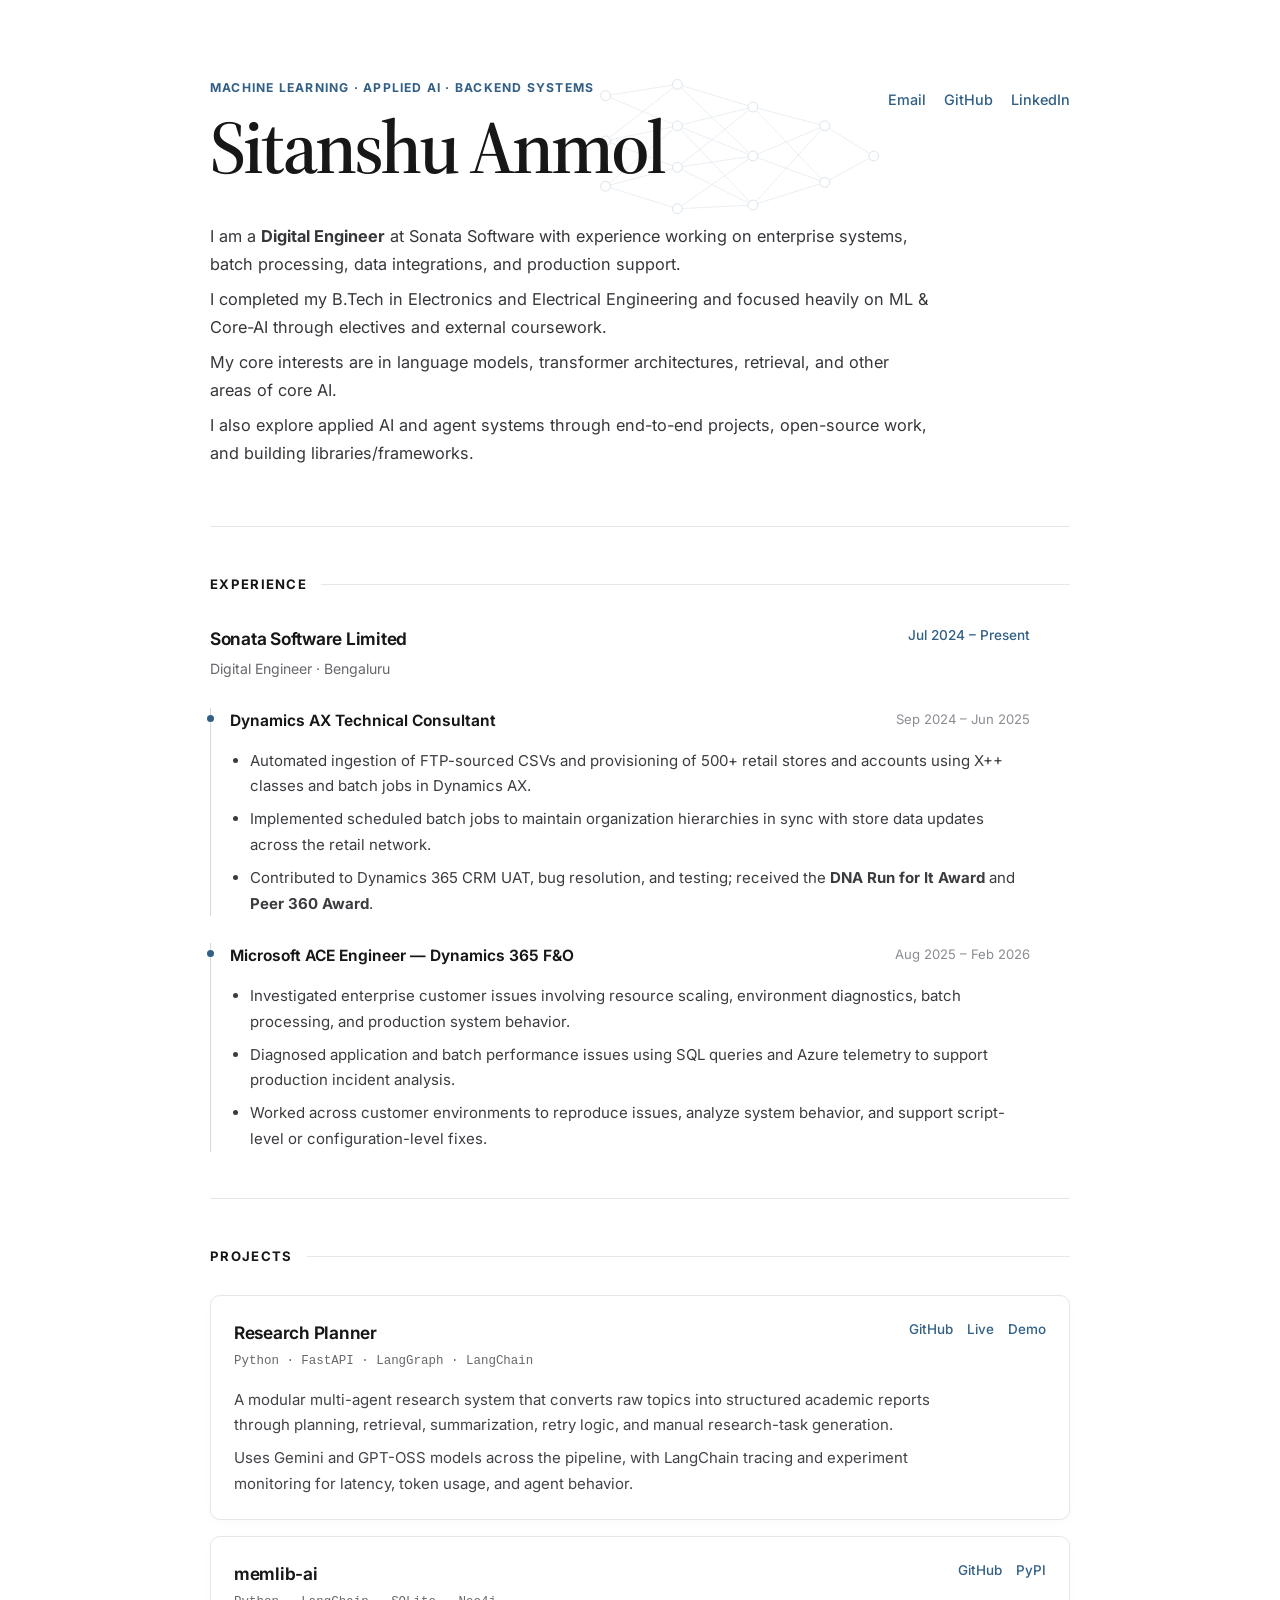
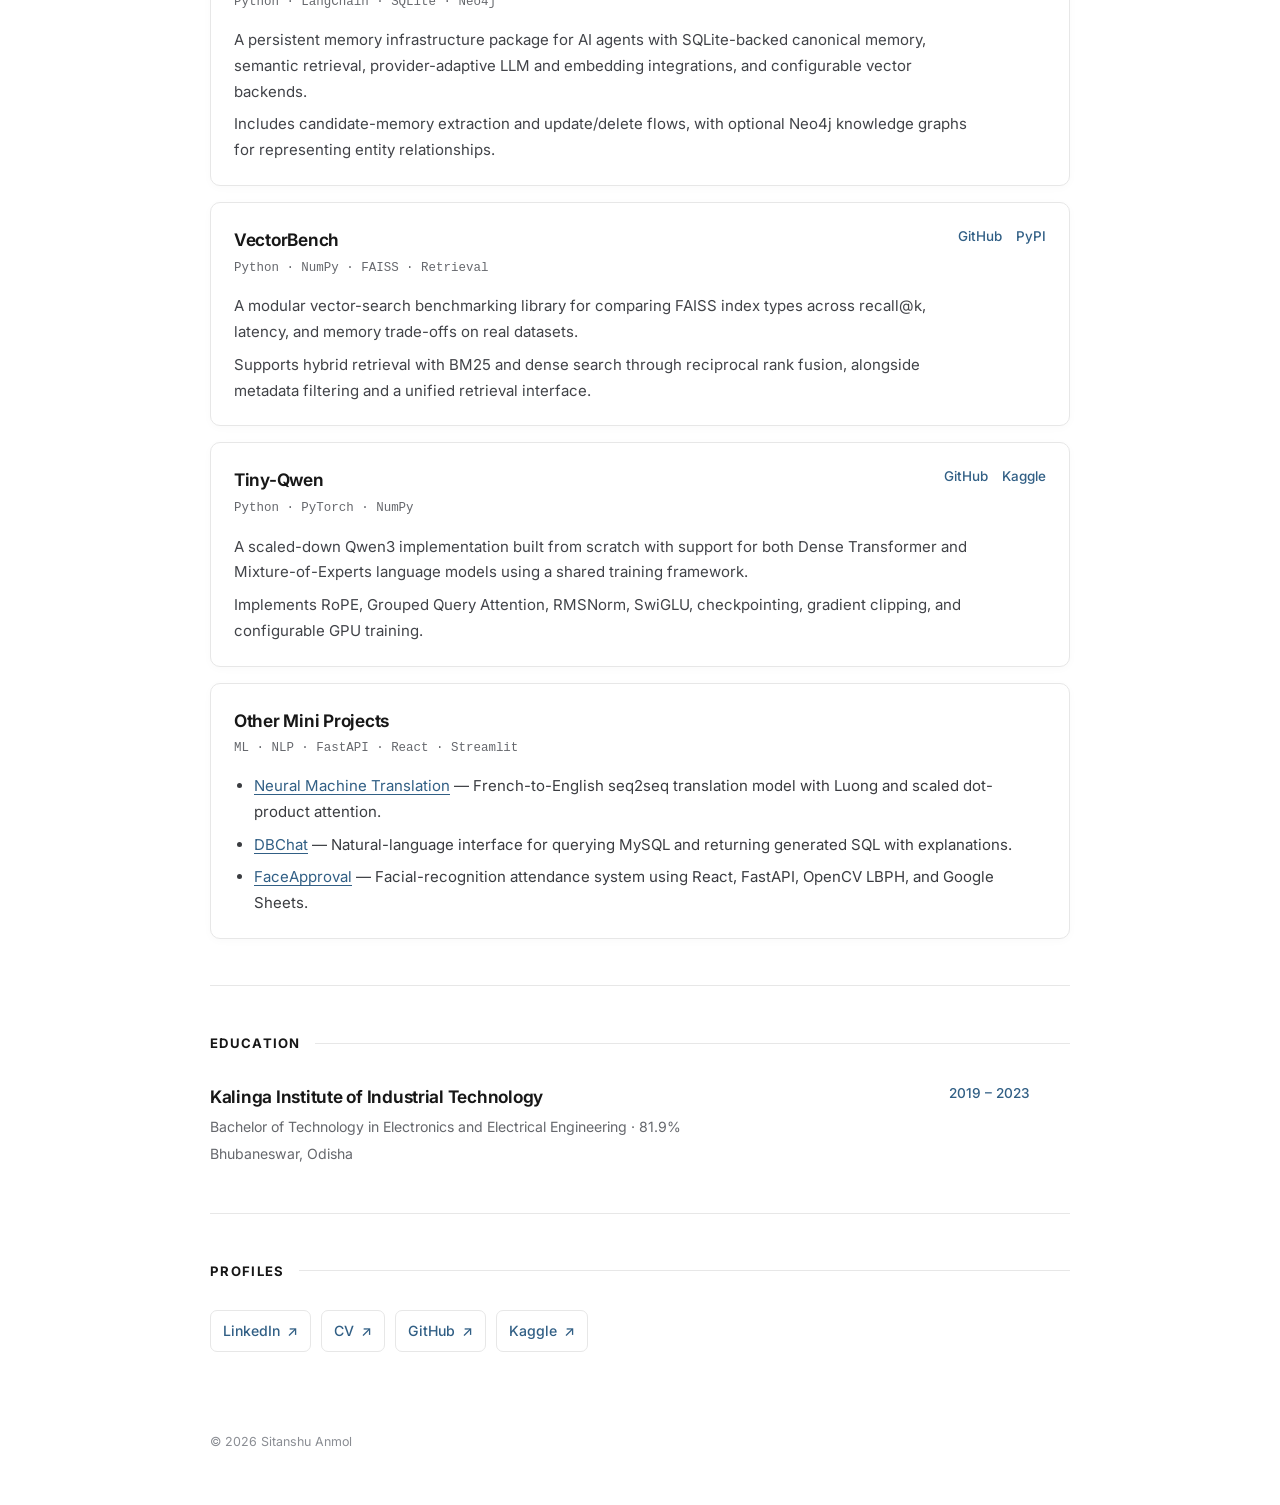
<file: index.html>
<!DOCTYPE html>
<html lang="en">
<head>
  <meta charset="UTF-8" />
  <meta name="viewport" content="width=device-width, initial-scale=1.0" />
  <meta name="description" content="Sitanshu Anmol — Python, Applied AI, Machine Learning, and agent systems." />
  <title>Sitanshu Anmol</title>
  <link rel="preconnect" href="https://fonts.googleapis.com" />
  <link rel="preconnect" href="https://fonts.gstatic.com" crossorigin />
  <link href="https://fonts.googleapis.com/css2?family=Inter:wght@400;500;600;700&family=Source+Serif+4:opsz,wght@8..60,500;8..60,600&display=swap" rel="stylesheet" />
  <link rel="stylesheet" href="styles.css" />
</head>
<body>
  <main class="page-shell">
    <section class="intro section">

  <div class="intro-top">
    <div class="name-wrap">

      <div class="name-content">
        <p class="eyebrow">Machine Learning · Applied AI · Backend Systems</p>
        <h1>Sitanshu Anmol</h1>
      </div>

      <img
        class="nn-background"
        src="assets/nn-bg.svg"
        alt=""
        aria-hidden="true"
      >

    </div>

    <div class="intro-links">
      <a href="mailto:sitanshu.anmol@gmail.com">Email</a>
      <a href="https://github.com/SitanshuA091" target="_blank" rel="noreferrer">GitHub</a>
      <a href="https://www.linkedin.com/in/sitanshu-anmol-02b911223/" target="_blank" rel="noreferrer">LinkedIn</a>
    </div>
  </div>

  <div class="intro-copy">
    <p>
      I am a <strong>Digital Engineer</strong> at Sonata Software with experience working on enterprise systems,
      batch processing, data integrations, and production support.
    </p>

    <p>
      I completed my B.Tech in Electronics and Electrical Engineering and focused heavily on ML &
      Core-AI through electives and external coursework.
    </p>

    <p>
      My core interests are in language models, transformer architectures, retrieval, and other
      areas of core AI.
    </p>

    <p>
      I also explore applied AI and agent systems through end-to-end projects, open-source work,
      and building libraries/frameworks.
    </p>
  </div>

</section>

    <section class="section">
      <div class="section-heading"><h2>Experience</h2></div>
      <article class="experience-block">
        <div class="item-header">
          <div>
            <h3>Sonata Software Limited</h3>
            <p class="item-subtitle">Digital Engineer · Bengaluru</p>
          </div>
          <span class="date">Jul 2024 – Present</span>
        </div>

        <div class="role-block">
          <div class="role-title">
            <h4>Dynamics AX Technical Consultant</h4>
            <span>Sep 2024 – Jun 2025</span>
          </div>
          <ul>
            <li>Automated ingestion of FTP-sourced CSVs and provisioning of 500+ retail stores and accounts using X++ classes and batch jobs in Dynamics AX.</li>
            <li>Implemented scheduled batch jobs to maintain organization hierarchies in sync with store data updates across the retail network.</li>
            <li>Contributed to Dynamics 365 CRM UAT, bug resolution, and testing; received the <strong>DNA Run for It Award</strong> and <strong>Peer 360 Award</strong>.</li>
          </ul>
        </div>

        <div class="role-block">
          <div class="role-title">
            <h4>Microsoft ACE Engineer — Dynamics 365 F&amp;O</h4>
            <span>Aug 2025 – Feb 2026</span>
          </div>
          <ul>
            <li>Investigated enterprise customer issues involving resource scaling, environment diagnostics, batch processing, and production system behavior.</li>
            <li>Diagnosed application and batch performance issues using SQL queries and Azure telemetry to support production incident analysis.</li>
            <li>Worked across customer environments to reproduce issues, analyze system behavior, and support script-level or configuration-level fixes.</li>
          </ul>
        </div>
      </article>
    </section>

    <section class="section">
      <div class="section-heading"><h2>Projects</h2></div>
      <div class="project-list">
        <article class="project-card">
          <div class="project-header">
            <div>
              <h3>Research Planner</h3>
              <p class="project-stack">Python · FastAPI · LangGraph · LangChain</p>
            </div>
            <div class="project-links">
              <a href="https://github.com/SitanshuA091/Multi-Agent-Research-Planner/" target="_blank" rel="noreferrer">GitHub</a>
              <a href="https://research-planner.streamlit.app/" target="_blank" rel="noreferrer">Live</a>
              <a href="https://youtu.be/tRo23fk7k6s?si=4EfXHEmJefi-IIgl" target="_blank" rel="noreferrer">Demo</a>
            </div>
          </div>
          <p>A modular multi-agent research system that converts raw topics into structured academic reports through planning, retrieval, summarization, retry logic, and manual research-task generation.</p>
          <p>Uses Gemini and GPT-OSS models across the pipeline, with LangChain tracing and experiment monitoring for latency, token usage, and agent behavior.</p>
        </article>

        <article class="project-card">
          <div class="project-header">
            <div>
              <h3>memlib-ai</h3>
              <p class="project-stack">Python · LangChain · SQLite · Neo4j</p>
            </div>
            <div class="project-links">
              <a href="https://github.com/SitanshuA091/memlib-ai" target="_blank" rel="noreferrer">GitHub</a>
              <a href="https://pypi.org/project/memlib-ai/" target="_blank" rel="noreferrer">PyPI</a>
            </div>
          </div>
          <p>A persistent memory infrastructure package for AI agents with SQLite-backed canonical memory, semantic retrieval, provider-adaptive LLM and embedding integrations, and configurable vector backends.</p>
          <p>Includes candidate-memory extraction and update/delete flows, with optional Neo4j knowledge graphs for representing entity relationships.</p>
        </article>

        <article class="project-card">
          <div class="project-header">
            <div>
              <h3>VectorBench</h3>
              <p class="project-stack">Python · NumPy · FAISS · Retrieval</p>
            </div>
            <div class="project-links">
              <a href="https://github.com/SitanshuA091/VectorBench" target="_blank" rel="noreferrer">GitHub</a>
              <a href="https://pypi.org/project/vectorbench-faiss/" target="_blank" rel="noreferrer">PyPI</a>
            </div>
          </div>
          <p>A modular vector-search benchmarking library for comparing FAISS index types across recall@k, latency, and memory trade-offs on real datasets.</p>
          <p>Supports hybrid retrieval with BM25 and dense search through reciprocal rank fusion, alongside metadata filtering and a unified retrieval interface.</p>
        </article>

        <article class="project-card">
          <div class="project-header">
            <div>
              <h3>Tiny-Qwen</h3>
              <p class="project-stack">Python · PyTorch · NumPy</p>
            </div>
            <div class="project-links">
              <a href="https://github.com/SitanshuA091/tiny-qwen" target="_blank" rel="noreferrer">GitHub</a>
              <a href="https://www.kaggle.com/code/sitanshuanmol/qwen3-training-gpu" target="_blank" rel="noreferrer">Kaggle</a>
            </div>
          </div>
          <p>A scaled-down Qwen3 implementation built from scratch with support for both Dense Transformer and Mixture-of-Experts language models using a shared training framework.</p>
          <p>Implements RoPE, Grouped Query Attention, RMSNorm, SwiGLU, checkpointing, gradient clipping, and configurable GPU training.</p>
        </article>
        <article class="project-card">
          <div class="project-header">
            <div>
              <h3>Other Mini Projects</h3>
              <p class="project-stack">ML · NLP · FastAPI · React · Streamlit</p>
            </div>
          </div>
          <ul>
            <li>
              <a href="https://github.com/SitanshuA091/Neural-Machine-Translation"
              target="_blank"
              rel="noreferrer">
              <u>Neural Machine Translation</u>
            </a>
            — French-to-English seq2seq translation model with Luong and scaled dot-product attention.
          </li>
          <li>
            <a href="https://youtu.be/ygWLUla1gFg"
            target="_blank"
            rel="noreferrer">
            <u>DBChat</u>
          </a>
          — Natural-language interface for querying MySQL and returning generated SQL with explanations.
        </li>
        <li>
          <a href="https://youtu.be/XpRQ9Crsz6Q"
          target="_blank"
          rel="noreferrer">
          <u>FaceApproval</u>
        </a>
        — Facial-recognition attendance system using React, FastAPI, OpenCV LBPH, and Google Sheets.
      </li>
    </ul>
  </article>
</div>
</section>
    

    <section class="section">
      <div class="section-heading"><h2>Education</h2></div>
      <article class="education-block">
        <div class="item-header">
          <div>
            <h3>Kalinga Institute of Industrial Technology</h3>
            <p class="item-subtitle">Bachelor of Technology in Electronics and Electrical Engineering · 81.9%</p>
          </div>
          <span class="date">2019 – 2023</span>
        </div>
        <p class="location">Bhubaneswar, Odisha</p>
      </article>
    </section>

    <section class="section profiles-section">
      <div class="section-heading"><h2>Profiles</h2></div>
      <div class="profile-links">
        <a href="https://www.linkedin.com/in/sitanshu-anmol-02b911223/" target="_blank" rel="noreferrer">LinkedIn <span>↗</span></a>
        <a href="https://drive.google.com/file/d/1L2PIb0DGjgMot99dM4YLzr0C5eUhH33U/view?usp=drive_link" target = "_blank" rel="noreferrer">CV <span>↗</span></a>
        <a href="https://github.com/SitanshuA091" target="_blank" rel="noreferrer">GitHub <span>↗</span></a>
        <a href="https://www.kaggle.com/sitanshuanmol" target="_blank" rel="noreferrer">Kaggle <span>↗</span></a>
      </div>
    </section>

    <footer><p>© 2026 Sitanshu Anmol</p></footer>
  </main>
</body>
</html>
</file>
<file: styles.css>
:root {
  --background: #ffffff;
  --text: #171717;
  --muted: #66686d;
  --light-muted: #8a8d93;
  --border: #e7e7e7;
  --soft-background: #fafafa;
  --accent: #315f85;
  --max-width: 860px;
}

* {
  box-sizing: border-box;
}

html {
  scroll-behavior: smooth;
}

body {
  margin: 0;
  background: var(--background);
  color: var(--text);
  font-family: "Inter", -apple-system, BlinkMacSystemFont, "Segoe UI", sans-serif;
  font-size: 15px;
  line-height: 1.72;
  -webkit-font-smoothing: antialiased;
}

a {
  color: var(--accent);
  text-decoration: none;
  text-underline-offset: 3px;
}

a:hover {
  text-decoration: underline;
}

.page-shell {
  width: min(calc(100% - 40px), var(--max-width));
  margin: 0 auto;
  padding: 78px 0 40px;
}

.section {
  padding: 46px 0;
  border-bottom: 1px solid var(--border);
}


/* Intro */

.intro {
  padding-top: 0;
  padding-bottom: 52px;
}

.intro-top,
.item-header,
.project-header,
.role-title {
  display: flex;
  align-items: flex-start;
  justify-content: space-between;
  gap: 24px;
}

.eyebrow {
  margin: 0 0 10px;
  color: var(--accent);
  font-size: 0.76rem;
  font-weight: 700;
  letter-spacing: 0.1em;
  text-transform: uppercase;
}

h1 {
  margin: 0;
  font-family: "Source Serif 4", Georgia, serif;
  font-size: clamp(2.8rem, 7vw, 4.7rem);
  font-weight: 600;
  line-height: 1;
  letter-spacing: -0.04em;
}

.intro-links {
  display: flex;
  flex-wrap: wrap;
  gap: 18px;
  padding-top: 10px;
  font-size: 0.9rem;
  font-weight: 500;
}

.intro-copy {
  max-width: 720px;
  margin-top: 38px;
  color: #35373b;
  font-size: 1.02rem;
}

.intro-copy p {
  margin: 0 0 7px;
}


/* Section headings */

.section-heading {
  display: flex;
  align-items: center;
  gap: 14px;
  margin-bottom: 28px;
}

.section-heading::after {
  content: "";
  height: 1px;
  flex: 1;
  background: var(--border);
}

.section-heading h2 {
  margin: 0;
  color: var(--text);
  font-size: 0.82rem;
  font-weight: 700;
  letter-spacing: 0.1em;
  text-transform: uppercase;
}


/* Shared item styles */

h3 {
  margin: 0;
  font-size: 1.08rem;
  font-weight: 650;
  letter-spacing: -0.015em;
}

.item-subtitle,
.project-stack,
.location {
  margin: 3px 0 0;
  color: var(--muted);
  font-size: 0.88rem;
}

.project-stack {
  font-family: "SFMono-Regular", Consolas, "Liberation Mono", monospace;
  font-size: 0.78rem;
}

.date {
  color: var(--accent);
  font-size: 0.85rem;
  font-weight: 500;
  white-space: nowrap;
}


/* Experience */

.experience-block,
.education-block {
  max-width: 820px;
}

.role-block {
  position: relative;
  margin-top: 27px;
  padding-left: 19px;
  border-left: 1px solid #d8d8d8;
}

.role-block::before {
  content: "";
  position: absolute;
  left: -4px;
  top: 7px;
  width: 7px;
  height: 7px;
  border-radius: 50%;
  background: var(--accent);
}

.role-title h4 {
  margin: 0;
  font-size: 0.97rem;
  font-weight: 650;
}

.role-title span {
  color: var(--light-muted);
  font-size: 0.82rem;
  white-space: nowrap;
}

ul {
  margin: 13px 0 0;
  padding-left: 20px;
}

li {
  margin-bottom: 7px;
  color: #3a3c40;
}

li:last-child {
  margin-bottom: 0;
}


/* Projects */

.project-list {
  display: grid;
  gap: 16px;
}

.project-card {
  padding: 22px 23px;
  background: #ffffff;
  border: 1px solid var(--border);
  border-radius: 10px;
  box-shadow: 0 2px 10px rgba(0, 0, 0, 0.025);
  transition:
    transform 150ms ease,
    box-shadow 150ms ease,
    border-color 150ms ease;
}

.project-card:hover {
  transform: translateY(-2px);
  border-color: #d2d2d2;
  box-shadow: 0 5px 18px rgba(0, 0, 0, 0.045);
}

.project-links {
  display: flex;
  flex-wrap: wrap;
  justify-content: flex-end;
  gap: 14px;
  font-size: 0.84rem;
  font-weight: 500;
}

.project-card > p {
  max-width: 745px;
  margin: 14px 0 0;
  color: #414348;
}

.project-card > p + p {
  margin-top: 7px;
}


/* Profiles */

.profiles-section {
  border-bottom: 0;
}

.profile-links {
  display: flex;
  flex-wrap: wrap;
  gap: 10px;
}

.profile-links a {
  display: inline-flex;
  align-items: center;
  gap: 7px;
  padding: 8px 12px;
  border: 1px solid var(--border);
  border-radius: 7px;
  font-size: 0.88rem;
  font-weight: 500;
  transition:
    background 150ms ease,
    border-color 150ms ease;
}

.profile-links a:hover {
  background: var(--soft-background);
  border-color: #cfd0d3;
  text-decoration: none;
}


/* Footer */

footer {
  padding-top: 20px;
  color: var(--light-muted);
  font-size: 0.78rem;
}


/* Responsive */

@media (max-width: 720px) {
  .page-shell {
    width: min(calc(100% - 30px), var(--max-width));
    padding-top: 46px;
  }

  .section {
    padding: 36px 0;
  }

  .intro {
    padding-bottom: 40px;
  }

  .intro-top,
  .item-header,
  .project-header,
  .role-title {
    flex-direction: column;
    gap: 8px;
  }

  .intro-links {
    padding-top: 3px;
  }

  .intro-copy {
    margin-top: 28px;
  }

  .date,
  .role-title span {
    white-space: normal;
  }

  .project-links {
    justify-content: flex-start;
  }

  .project-card {
    padding: 19px;
  }

  .role-block {
    padding-left: 15px;
  }
}
.name-wrap {
  position: relative;
  display: inline-block;
}

.name-content {
  position: relative;
  z-index: 2;
}

.nn-background {
  position: absolute;

  top: -20px;
  left: 78%;

  width: 340px;
  max-width: none;

  opacity: 0.35;

  z-index: 0;
  pointer-events: none;
  user-select: none;
}
</file>
